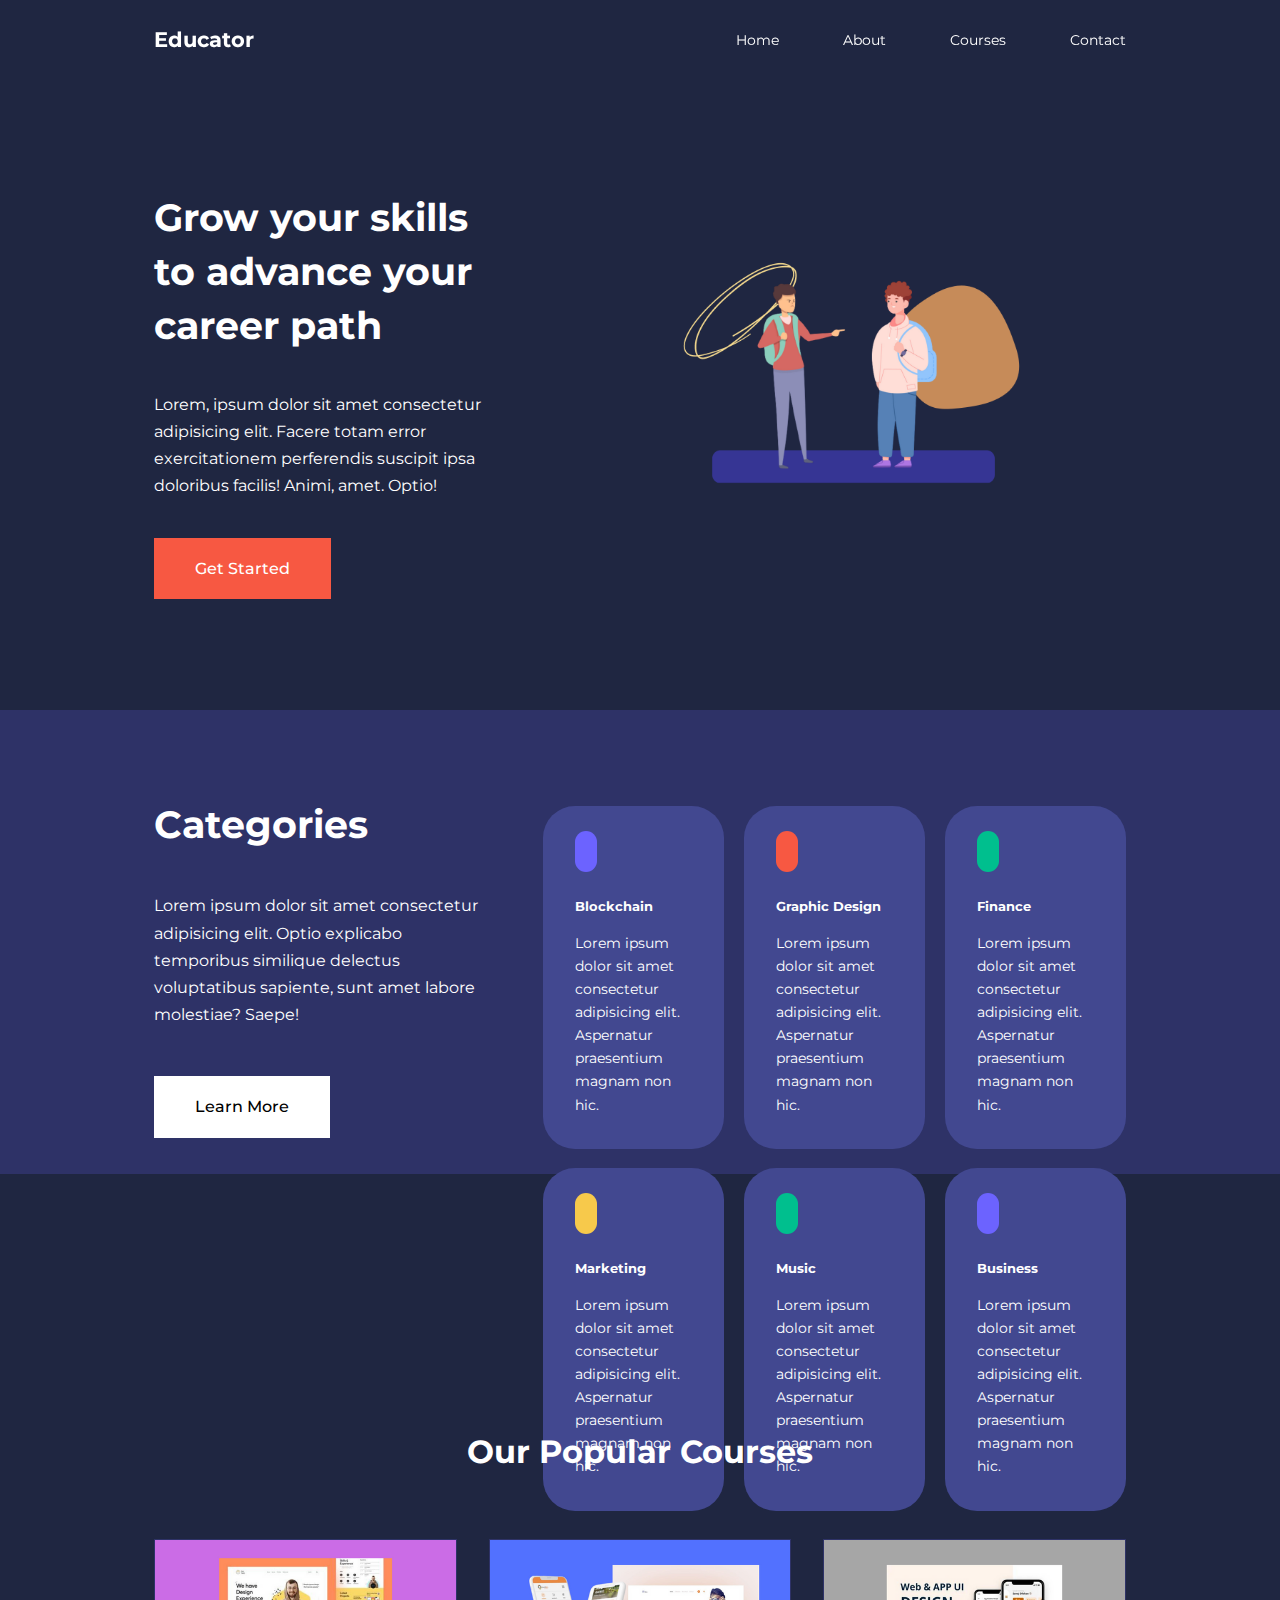
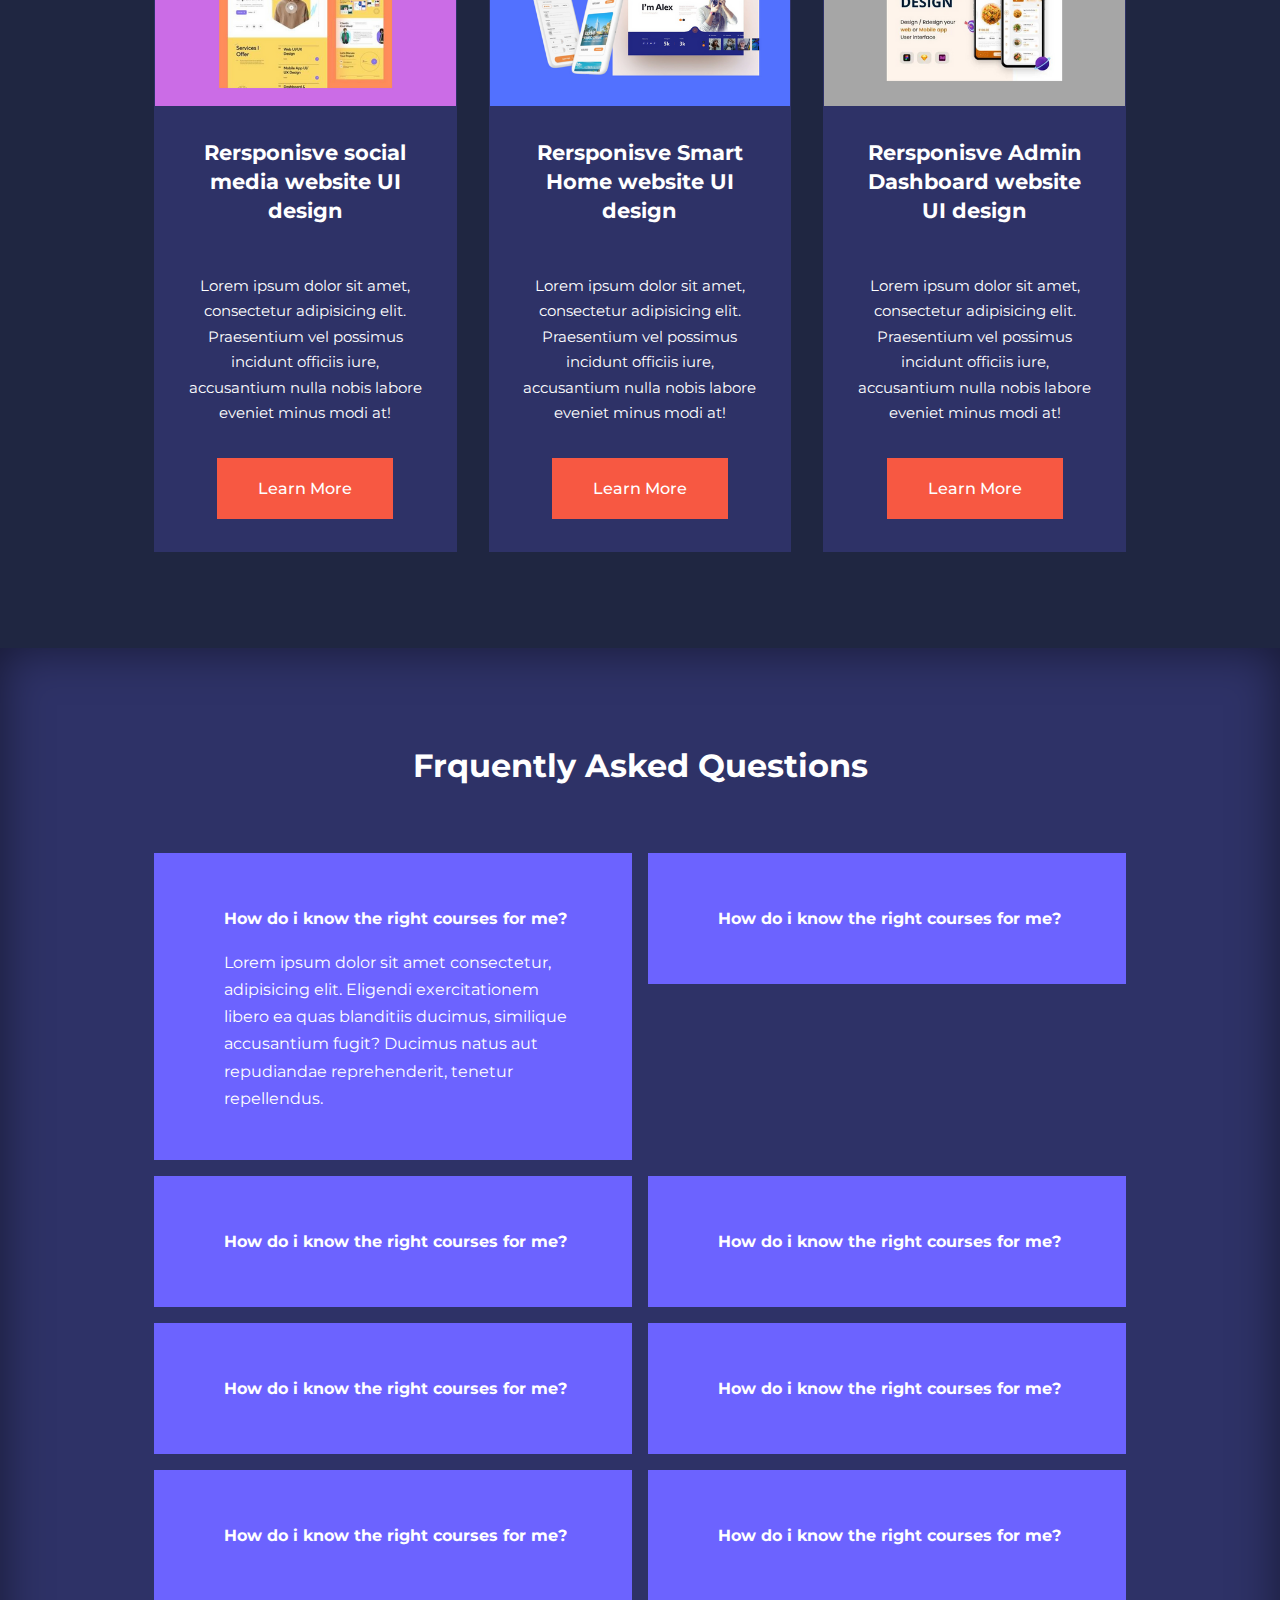
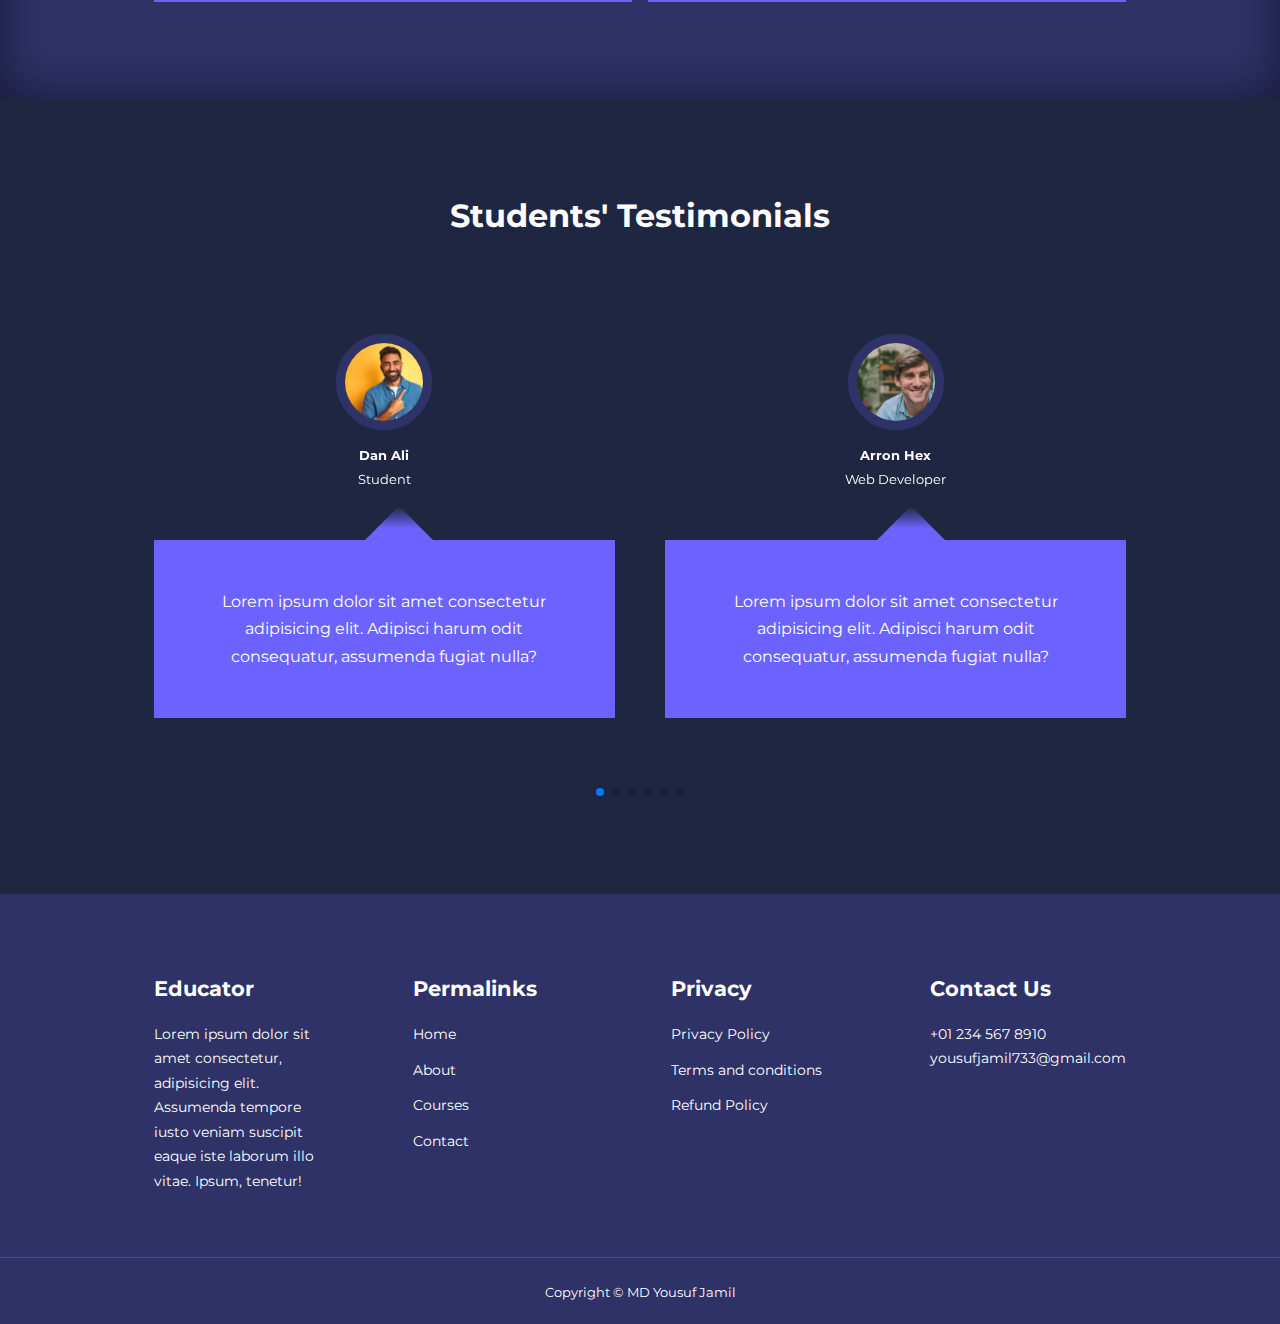
<file: index.html>
<!DOCTYPE html>
<html lang="en">
<head>
    <meta charset="UTF-8">
    <meta http-equiv="X-UA-Compatible" content="IE=edge">


    <meta content="width=device-width, initial-scale=1" name="viewport" />

    <title>Responsive Multipage Education Website Using HTML,CSS & JavaScript</title>


        <!-- Font family Links-->
        <link rel="preconnect" href="https://fonts.googleapis.com"><link rel="preconnect" href="https://fonts.gstatic.com" crossorigin>

        <!-- Font weight  -->
        
        <link href="https://fonts.googleapis.com/css2?family=Montserrat:wght@300;400;700;900&display=swap" rel="stylesheet">

        <!-- icon scout cdn link  -->
        <link rel="stylesheet" href="https://unicons.iconscout.com/release/v4.0.0/css/line.css">

        <!-- swiper css  -->
        <link rel="stylesheet" href="https://cdn.jsdelivr.net/npm/swiper@8/swiper-bundle.min.css"/>

        <!-- Css links -->
        <link rel="stylesheet" href="./css/style.css">
        <link rel="stylesheet" href="./css/responsive.css">
</head>
<body>
    <nav>
        <div class="container nav__container">
            <a href="index.html"><h4>Educator</h4></a>
            <ul class="nav__menu">
                <li><a href="index.html">Home</a></li>
                <li><a href="about.html">About</a></li>
                <li><a href="courses.html">Courses</a></li>
                <li><a href="contact.html">Contact</a></li>
            </ul>
            <button  id="open-menu-btn" title="open"><i class="uil uil-bars"></i></button>
            <button id="close-menu-btn"  title="close"><i class="uil uil-multiply"></i></button>
        </div>
       </nav>
 <!-- ==================== End OF Nav Bar  
======================================================-->
<header>
    <div class="container header__container">
        <div class="header__left">
            <h1>Grow your skills to advance your career path</h1>
            <p class="my-1">Lorem, ipsum dolor sit amet consectetur adipisicing elit. Facere totam error exercitationem perferendis suscipit ipsa doloribus facilis! Animi, amet. Optio!</p>
            <a href="courses.html" class="btn btn-primary">Get Started</a>
        </div>
        <div class="header__right">
            <div class="header__right-image">
                <img src="./images/Hero__BG.png" alt="Hero Image">
            </div>
        </div>

    </div>
</header>

 <!-- ==================== End OF Header
======================================================-->
<section class="categories"> 
     <div class="container categories__container">
        <div class="categories_left">
            <h1>Categories</h1>
            <p>Lorem ipsum dolor sit amet consectetur adipisicing elit. Optio explicabo temporibus similique delectus voluptatibus sapiente, sunt amet labore molestiae? Saepe!</p>
            <a href="#" class="btn">Learn More</a>
        </div>
        <div class="categories_right">

            <!-- 1  -->
            <article class="category">
                <span class="category__icon"><i class="uil uil-bitcoin-circle"></i></span>
                <h5>Blockchain</h5>
                <p>Lorem ipsum dolor sit amet consectetur adipisicing elit. Aspernatur praesentium magnam non hic.</p>
            </article>

             <!-- 2 -->
             <article class="category">
                <span class="category__icon"><i class="uil uil-palette"></i></span>
                <h5>Graphic Design</h5>
                <p>Lorem ipsum dolor sit amet consectetur adipisicing elit. Aspernatur praesentium magnam non hic.</p>
            </article>
               <!-- 3 -->
               <article class="category">
                <span class="category__icon"><i class="uil uil-usd-circle"></i></span>
                <h5>Finance</h5>
                <p>Lorem ipsum dolor sit amet consectetur adipisicing elit. Aspernatur praesentium magnam non hic.</p>
            </article>
             <!-- 4 -->
             <article class="category">
                <span class="category__icon"><i class="uil uil-megaphone"></i></span>
                <h5>Marketing</h5>
                <p>Lorem ipsum dolor sit amet consectetur adipisicing elit. Aspernatur praesentium magnam non hic.</p>
            </article>

               <!-- 5 -->
               <article class="category">
                <span class="category__icon"><i class="uil uil-music"></i></span>
                <h5>Music</h5>
                <p>Lorem ipsum dolor sit amet consectetur adipisicing elit. Aspernatur praesentium magnam non hic.</p>
            </article>

              <!-- 6 -->
              <article class="category">
                <span class="category__icon"><i class="uil uil-puzzle-piece"></i></span>
                <h5>Business</h5>
                <p>Lorem ipsum dolor sit amet consectetur adipisicing elit. Aspernatur praesentium magnam non hic.</p>
            </article>
        </div>
     </div>
</section>

 <!-- ==================== End OF Category
======================================================-->
<section class="courses">
    <h2>Our Popular Courses</h2>
    <div class="container courses__container">
        <!-- 1 -->
        <article class="course">
                <div class="course__image">
                <img src="./images/course 1.png" alt="">
                </div>
                <div class="course__info">
                <h4>Rersponisve social media website UI design</h4>
                <p>Lorem ipsum dolor sit amet, consectetur adipisicing elit. Praesentium vel possimus incidunt officiis iure, accusantium nulla nobis labore eveniet minus modi at!</p>
                <a href="courses.html" class="btn btn-primary">Learn More</a>
                </div>
        </article>
        <!-- 2  -->
            <article class="course">
                    <div class="course__image">
                        <img src="./images/course2.png" alt="">
                    </div>

                    <div class="course__info">
                    <h4>Rersponisve Smart Home website UI design</h4>
                    <p>Lorem ipsum dolor sit amet, consectetur adipisicing elit. Praesentium vel possimus incidunt officiis iure, accusantium nulla nobis labore eveniet minus modi at!</p>
                    <a href="courses.html" class="btn btn-primary">Learn More</a>
                    </div>
            </article>
<!-- 3 -->
        <article class="course">
                <div class="course__image">
                    <img src="./images/course 3.png" alt="">
                </div>

                <div class="course__info">
                <h4>Rersponisve Admin Dashboard website UI design</h4>
                <p>Lorem ipsum dolor sit amet, consectetur adipisicing elit. Praesentium vel possimus incidunt officiis iure, accusantium nulla nobis labore eveniet minus modi at!</p>
                <a href="courses.html" class="btn btn-primary">Learn More</a>
                </div>
        </article>
    </div>
</section>


 <!-- ==================== End OF Courses
======================================================-->


<section class="faqs">
    <h2>Frquently Asked Questions</h2>
    <div class="container faqs__container">
        <!-- 1  -->
        <article class="faq open ">
            <div class="faq__icon">
                <i class="uil uil-plus"></i>
            </div>
            <div class="question__answer">
                <h4>How do i know the right courses for me?</h4>
                <p>Lorem ipsum dolor sit amet consectetur, adipisicing elit. Eligendi exercitationem libero ea quas blanditiis ducimus, similique accusantium fugit? Ducimus natus aut repudiandae reprehenderit, tenetur repellendus.</p>
            </div>
        </article>
          <!-- 2  -->
          <article class="faq">
            <div class="faq__icon">
                <i class="uil uil-plus"></i>
            </div>
            <div class="question__answer">
                <h4>How do i know the right courses for me?</h4>
                <p>Lorem ipsum dolor sit amet consectetur, adipisicing elit. Eligendi exercitationem libero ea quas blanditiis ducimus, similique accusantium fugit? Ducimus natus aut repudiandae reprehenderit, tenetur repellendus.</p>
            </div>
        </article>
          <!-- 3  -->
          <article class="faq">
            <div class="faq__icon">
                <i class="uil uil-plus"></i>
            </div>
            <div class="question__answer">
                <h4>How do i know the right courses for me?</h4>
                <p>Lorem ipsum dolor sit amet consectetur, adipisicing elit. Eligendi exercitationem libero ea quas blanditiis ducimus, similique accusantium fugit? Ducimus natus aut repudiandae reprehenderit, tenetur repellendus.</p>
            </div>
        </article>
          <!-- 4  -->
          <article class="faq">
            <div class="faq__icon">
                <i class="uil uil-plus"></i>
            </div>
            <div class="question__answer">
                <h4>How do i know the right courses for me?</h4>
                <p>Lorem ipsum dolor sit amet consectetur, adipisicing elit. Eligendi exercitationem libero ea quas blanditiis ducimus, similique accusantium fugit? Ducimus natus aut repudiandae reprehenderit, tenetur repellendus.</p>
            </div>
        </article>
          <!-- 5  -->
          <article class="faq">
            <div class="faq__icon">
                <i class="uil uil-plus"></i>
            </div>
            <div class="question__answer">
                <h4>How do i know the right courses for me?</h4>
                <p>Lorem ipsum dolor sit amet consectetur, adipisicing elit. Eligendi exercitationem libero ea quas blanditiis ducimus, similique accusantium fugit? Ducimus natus aut repudiandae reprehenderit, tenetur repellendus.</p>
            </div>
        </article>

          <!-- 6  -->
          <article class="faq ">
            <div class="faq__icon">
                <i class="uil uil-plus"></i>
            </div>
            <div class="question__answer">
                <h4>How do i know the right courses for me?</h4>
                <p>Lorem ipsum dolor sit amet consectetur, adipisicing elit. Eligendi exercitationem libero ea quas blanditiis ducimus, similique accusantium fugit? Ducimus natus aut repudiandae reprehenderit, tenetur repellendus.</p>
            </div>
        </article>
          <!-- 7  -->
          <article class="faq ">
            <div class="faq__icon">
                <i class="uil uil-plus"></i>
            </div>
            <div class="question__answer">
                <h4>How do i know the right courses for me?</h4>
                <p>Lorem ipsum dolor sit amet consectetur, adipisicing elit. Eligendi exercitationem libero ea quas blanditiis ducimus, similique accusantium fugit? Ducimus natus aut repudiandae reprehenderit, tenetur repellendus.</p>
            </div>
        </article>
          <!-- 8  -->
          <article class="faq ">
            <div class="faq__icon">
                <i class="uil uil-plus"></i>
            </div>
            <div class="question__answer">
                <h4>How do i know the right courses for me?</h4>
                <p>Lorem ipsum dolor sit amet consectetur, adipisicing elit. Eligendi exercitationem libero ea quas blanditiis ducimus, similique accusantium fugit? Ducimus natus aut repudiandae reprehenderit, tenetur repellendus.</p>
            </div>
        </article>
    </div>
</section>
 <!-- ==================== End OF FAQ
======================================================-->
 
<section class="container testimonials__container mySwiper">
    <h2>Students' Testimonials</h2>
    <div class="swiper-wrapper">
        <!-- 1  -->
        <article class="testimonial swiper-slide">
                   <div class="avatar">
                    <img src="./images/ALi.jpg" alt="">
                   </div>
                   <div class="testimonial__info">
                     <h5>Dan Ali</h5>
                     <small>Student</small>
                   </div>
                   <div class="testimonial__body">
                    <p>Lorem ipsum dolor sit amet consectetur adipisicing elit. Adipisci harum odit consequatur, assumenda fugiat nulla?</p>
                  </div>
        </article>

            <!-- 2  -->
                <article class="testimonial swiper-slide">
                        <div class="avatar">
                        <img src="./images/Arron.jpg" alt="">
                        </div>
                        <div class="testimonial__info">
                        <h5>Arron Hex</h5>
                        <small>Web Developer</small>
                        </div>
                        <div class="testimonial__body">
                        <p>Lorem ipsum dolor sit amet consectetur adipisicing elit. Adipisci harum odit consequatur, assumenda fugiat nulla?</p>
                        </div>
                </article>

                <!-- 3  -->
                <article class="testimonial swiper-slide">
                    <div class="avatar">
                    <img src="./images/Beck.jpg" alt="">
                    </div>
                    <div class="testimonial__info">
                    <h5>Back Den</h5>
                    <small>UI/UX Designer</small>
                    </div>
                    <div class="testimonial__body">
                    <p>Lorem ipsum dolor sit amet consectetur adipisicing elit. Adipisci harum odit consequatur, assumenda fugiat nulla?</p>
                    </div>
            </article>

                    <!-- 4  -->
                    <article class="testimonial swiper-slide">
                            <div class="avatar">
                            <img src="./images/Ceallo pata.jpg" alt="">
                            </div>
                            <div class="testimonial__info">
                            <h5>Ceallo pata</h5>
                            <small>Graphic Designer </small>
                            </div>
                            <div class="testimonial__body">
                            <p>Lorem ipsum dolor sit amet consectetur adipisicing elit. Adipisci harum odit consequatur, assumenda fugiat nulla?</p>
                            </div>
                    </article>
                      <!-- 5  -->
                      <article class="testimonial swiper-slide">
                        <div class="avatar">
                        <img src="./images/Cabin.webp" alt="">
                        </div>
                        <div class="testimonial__info">
                        <h5>Cabin Ann</h5>
                        <small> Human Resource  </small>
                        </div>
                        <div class="testimonial__body">
                        <p>Lorem ipsum dolor sit amet consectetur adipisicing elit. Adipisci harum odit consequatur, assumenda fugiat nulla?</p>
                        </div>
                </article>
                   <!-- 6  -->
                   <article class="testimonial swiper-slide">
                    <div class="avatar">
                    <img src="./images/Carlo.jpg" alt="">
                    </div>
                    <div class="testimonial__info">
                    <h5>Carlo Lex</h5>
                    <small>Manager  </small>
                    </div>
                    <div class="testimonial__body">
                    <p>Lorem ipsum dolor sit amet consectetur adipisicing elit. Adipisci harum odit consequatur, assumenda fugiat nulla?</p>
                    </div>
            </article>
        </div>
        <div class="swiper-pagination"></div>
</section>


 <!-- ==================== End OF Testimonial
======================================================-->

<footer>
    <div class="container footer__container">
         
        <div class="footer__1">
            <a href="index.html" class="footer__logo"><h4>Educator</h4></a>
            <p>Lorem ipsum dolor sit amet consectetur, adipisicing elit. Assumenda tempore iusto veniam suscipit eaque iste laborum illo vitae. Ipsum, tenetur!</p>
         </div>

         <div class="footer__2">
            <h4>Permalinks</h4>
            <ul class="permalinks">
                <li><a href="index.html">Home</a></li>
                <li><a href="about.html">About</a></li>
                <li><a href="courses.html">Courses</a></li>
                <li><a href="contact.html">Contact</a></li>
            </ul>
         </div>

         <div class="footer__3">
            <h4>Privacy</h4>
            <ul class="privacy">
             <li><a href="#">Privacy Policy</a></li>
             <li><a href="#">Terms and conditions</a></li>
             <li><a href="#">Refund Policy</a></li>
            </ul>
         </div>
         <div class="footer__4">
            <h4>Contact Us</h4>
          <div>
            <p>+01 234 567 8910</p>
            <p>yousufjamil733@gmail.com</p>
          </div>
      
          <ul class="footer__socials">
            <li><a title="facebook" href="#"><i class="uil uil-facebook-f"></i></a></li>
            <li><a title="Twitter" href="#"><i class="uil uil-twitter"></i></a></li>
            <li><a title="Instagram" href="#"><i class="uil uil-instagram"></i></a></li>
            <li><a title="Linkedin" href="#"><i class="uil uil-linkedin"></i></a></li>
          </ul>
        </div>
       
    </div>
    <div class="footer__copyright">
        <small>Copyright &copy; MD Yousuf Jamil</small>
     </div>
</footer>

<script src="https://cdn.jsdelivr.net/npm/swiper@8/swiper-bundle.min.js"></script>
<script src="./main.js"></script>
<!-- <script>
   
</script> -->
</body>
</html>
</file>
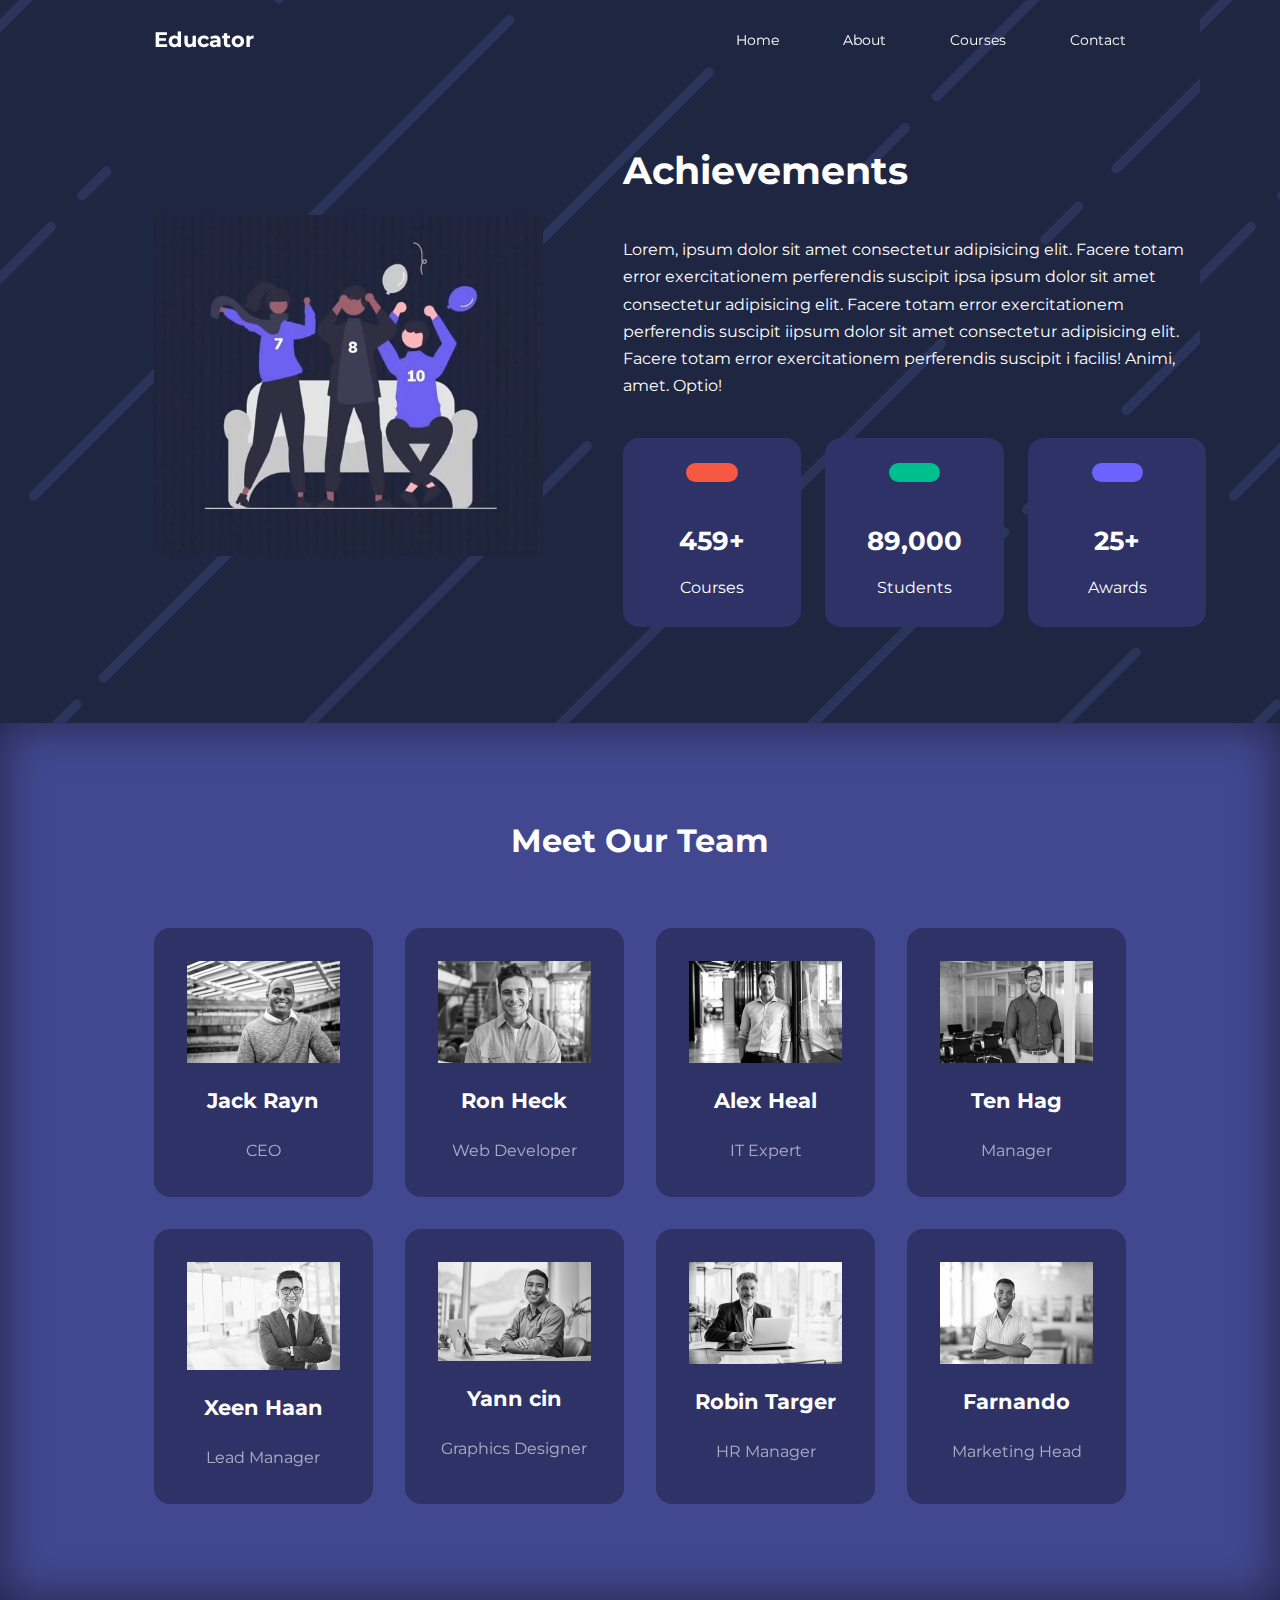
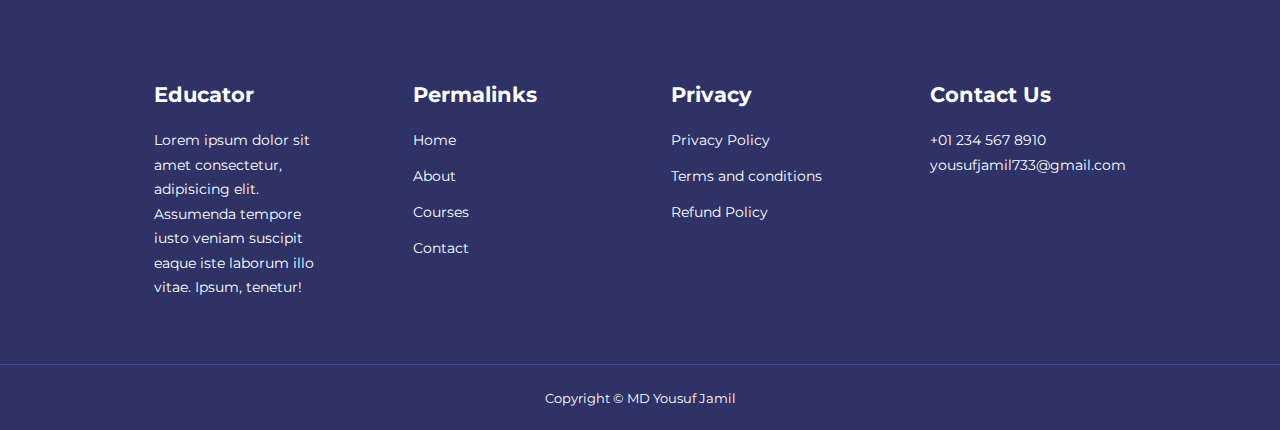
<file: about.html>
<!DOCTYPE html>
<html lang="en">
<head>
    <meta charset="UTF-8">
    <meta http-equiv="X-UA-Compatible" content="IE=edge">


    <meta content="width=device-width, initial-scale=1" name="viewport" />

    <title>Responsive Multipage Education Website Using HTML,CSS & JavaScript</title>


        <!-- Font family Links-->
        <link rel="preconnect" href="https://fonts.googleapis.com"><link rel="preconnect" href="https://fonts.gstatic.com" crossorigin>

        <!-- Font weight  -->
        
        <link href="https://fonts.googleapis.com/css2?family=Montserrat:wght@300;400;700;900&display=swap" rel="stylesheet">

        <!-- icon scout cdn link  -->
        <link rel="stylesheet" href="https://unicons.iconscout.com/release/v4.0.0/css/line.css">

        <!-- swiper css  -->
        <link rel="stylesheet" href="https://cdn.jsdelivr.net/npm/swiper@8/swiper-bundle.min.css"/>

        <!-- Css links -->

  
        <link rel="stylesheet" href="./css/style.css">
        <link rel="stylesheet" href="./css/about.css">
        <link rel="stylesheet" href="./css/responsive.css">
</head>
<body>
       <nav>
        <div class="container nav__container">
            <a href="index.html"><h4>Educator</h4></a>
            <ul class="nav__menu">
                <li><a href="index.html">Home</a></li>
                <li><a href="about.html">About</a></li>
                <li><a href="courses.html">Courses</a></li>
                <li><a href="contact.html">Contact</a></li>
            </ul>
            <button  id="open-menu-btn" title="open"><i class="uil uil-bars"></i></button>
            <button id="close-menu-btn"  title="close"><i class="uil uil-multiply"></i></button>
        </div>
       </nav>
 <!-- ==================== End OF Nav Bar  
======================================================-->

<section class="about__achievements">
<div class="container achievement__container">
  <div class="achievement__left">
<img src="./images/acchivment.JPG" alt="">
  </div>
  <div class="achievement__right">
    <h1>Achievements</h1>
    <p class="my-1">Lorem, ipsum dolor sit amet consectetur adipisicing elit. Facere totam error exercitationem perferendis suscipit ipsa ipsum dolor sit amet consectetur adipisicing elit. Facere totam error exercitationem perferendis suscipit iipsum dolor sit amet consectetur adipisicing elit. Facere totam error exercitationem perferendis suscipit i facilis! Animi, amet. Optio!</p>
    <div class="achievement__cards">
      <article class="achievements__card">
        <span class="achievement__icon">
          <i class="uil uil-video"></i>
        </span>
        <h3>459+</h3>
        <p>Courses</p>
      </article>
      <article class="achievements__card">
        <span class="achievement__icon">
          <i class="uil uil-users-alt"></i>
        </span>
        <h3>89,000</h3>
        <p>Students</p>
      </article>
      <article class="achievements__card">
        <span class="achievement__icon">
          <i class="uil uil-trophy"></i>
        </span>
        <h3>25+</h3>
        <p>Awards</p>
      </article>
    </div>
  </div>
</div>
</section>

 <!-- ==================== End OF Achievemnets 
======================================================-->

<section class="team" >
  <h2>Meet Our Team</h2>
<div class="container team__container">

  <!-- 1  -->
  <article class="team__member ">
      <div class="team__img">
        <img src="./images/testimonials/test 1.jpg" alt="jack">
      </div>
      <div class="team__info">
        <h4>Jack Rayn</h4>
        <p>CEO</p>
      </div>
      <div class="team__social">
        <a title="Twitter" href="#"><i class="uil uil-twitter"></i></a>
        <a title="Instagram" href="#"><i class="uil uil-instagram"></i></a>
        <a title="Linkedin" href="#"><i class="uil uil-linkedin"></i></a>
      </div>
  
     
  </article>
  <!-- 2  -->
  <article class="team__member ">
    <div class="team__img">
      <img src="./images/testimonials/test 2.jpg" alt="Ron">
    </div>
    <div class="team__info">
      <h4>Ron Heck</h4>
      <p>Web Developer</p>
    </div>

    <div class="team__social">
      <a title="Twitter" href="#"><i class="uil uil-twitter"></i></a>
      <a title="Instagram" href="#"><i class="uil uil-instagram"></i></a>
      <a title="Linkedin" href="#"><i class="uil uil-linkedin"></i></a>
    </div>

</article>
 <!-- 3  -->
 <article class="team__member">
  <div class="team__img">
    <img src="./images/testimonials/test 3.jpg" alt="Alex">
  </div>
  <div class="team__info">
    <h4>Alex Heal</h4>
    <p>IT Expert</p>
  </div>
  <div class="team__social">
    <a title="Twitter" href="#"><i class="uil uil-twitter"></i></a>
    <a title="Instagram" href="#"><i class="uil uil-instagram"></i></a>
    <a title="Linkedin" href="#"><i class="uil uil-linkedin"></i></a>
  </div>
</article>

 <!-- 4  -->
 <article class="team__member">
  <div class="team__img">
    <img src="./images/testimonials/test 4.jpg" alt="Ten">
  </div>
  <div class="team__info">
    <h4>Ten Hag</h4>
    <p>Manager</p>
  </div>
  <div class="team__social">
    <a title="Twitter" href="#"><i class="uil uil-twitter"></i></a>
    <a title="Instagram" href="#"><i class="uil uil-instagram"></i></a>
    <a title="Linkedin" href="#"><i class="uil uil-linkedin"></i></a>
  </div>
</article>

 <!-- 5 -->
 <article class="team__member">
  <div class="team__img">
    <img src="./images/testimonials/test 5.jpeg" alt="Xeen">
  </div>
  <div class="team__info">
    <h4>Xeen Haan</h4>
    <p>Lead Manager</p>
  </div>
  <div class="team__social">
    <a title="Twitter" href="#"><i class="uil uil-twitter"></i></a>
    <a title="Instagram" href="#"><i class="uil uil-instagram"></i></a>
    <a title="Linkedin" href="#"><i class="uil uil-linkedin"></i></a>
  </div>
</article>

 <!-- 6 -->
 <article class="team__member">
  <div class="team__img">
    <img src="./images/testimonials/test 6.jpg" alt="Yann">
  </div>
  <div class="team__info">
    <h4>Yann cin</h4>
    <p>Graphics Designer</p>
  </div>
  <div class="team__social">
    <a title="Twitter" href="#"><i class="uil uil-twitter"></i></a>
    <a title="Instagram" href="#"><i class="uil uil-instagram"></i></a>
    <a title="Linkedin" href="#"><i class="uil uil-linkedin"></i></a>
  </div>
</article>

   <!-- 7 -->
 <article class="team__member">
  <div class="team__img">
    <img src="./images/testimonials/test 7.jpg" alt="Robin">
  </div>
  <div class="team__info">
    <h4>Robin Targer </h4>
    <p>HR Manager</p>
  </div>
  <div class="team__social">
    <a title="Twitter" href="#"><i class="uil uil-twitter"></i></a>
    <a title="Instagram" href="#"><i class="uil uil-instagram"></i></a>
    <a title="Linkedin" href="#"><i class="uil uil-linkedin"></i></a>
  </div>
</article>
   <!-- 8 -->
   <article class="team__member">
    <div class="team__img">
      <img src="./images/testimonials/test 8.jpg" alt="Farnando">
    </div>
    <div class="team__info">
      <h4>Farnando </h4>
      <p>Marketing Head</p>
    </div>
    <div class="team__social">
      <a title="Twitter" href="#"><i class="uil uil-twitter"></i></a>
      <a title="Instagram" href="#"><i class="uil uil-instagram"></i></a>
      <a title="Linkedin" href="#"><i class="uil uil-linkedin"></i></a>
    </div>
  </article>
</div>
</section>





<footer>
<div class="container footer__container">
     
    <div class="footer__1">
        <a href="index.html" class="footer__logo"><h4>Educator</h4></a>
        <p>Lorem ipsum dolor sit amet consectetur, adipisicing elit. Assumenda tempore iusto veniam suscipit eaque iste laborum illo vitae. Ipsum, tenetur!</p>
     </div>

     <div class="footer__2">
        <h4>Permalinks</h4>
        <ul class="permalinks">
            <li><a href="index.html">Home</a></li>
            <li><a href="about.html">About</a></li>
            <li><a href="courses.html">Courses</a></li>
            <li><a href="contact.html">Contact</a></li>
        </ul>
     </div>

     <div class="footer__3">
        <h4>Privacy</h4>
        <ul class="privacy">
         <li><a href="#">Privacy Policy</a></li>
         <li><a href="#">Terms and conditions</a></li>
         <li><a href="#">Refund Policy</a></li>
        </ul>
     </div>
     <div class="footer__4">
        <h4>Contact Us</h4>
      <div>
        <p>+01 234 567 8910</p>
        <p>yousufjamil733@gmail.com</p>
      </div>
  
      <ul class="footer__socials">
        <li><a title="facebook" href="#"><i class="uil uil-facebook-f"></i></a></li>
        <li><a title="Twitter" href="#"><i class="uil uil-twitter"></i></a></li>
        <li><a title="Instagram" href="#"><i class="uil uil-instagram"></i></a></li>
        <li><a title="Linkedin" href="#"><i class="uil uil-linkedin"></i></a></li>
      </ul>
    </div>
   
</div>
<div class="footer__copyright">
    <small>Copyright &copy; MD Yousuf Jamil</small>
 </div>
</footer>









<script src="./main.js"></script>

</body>
</html>
</file>
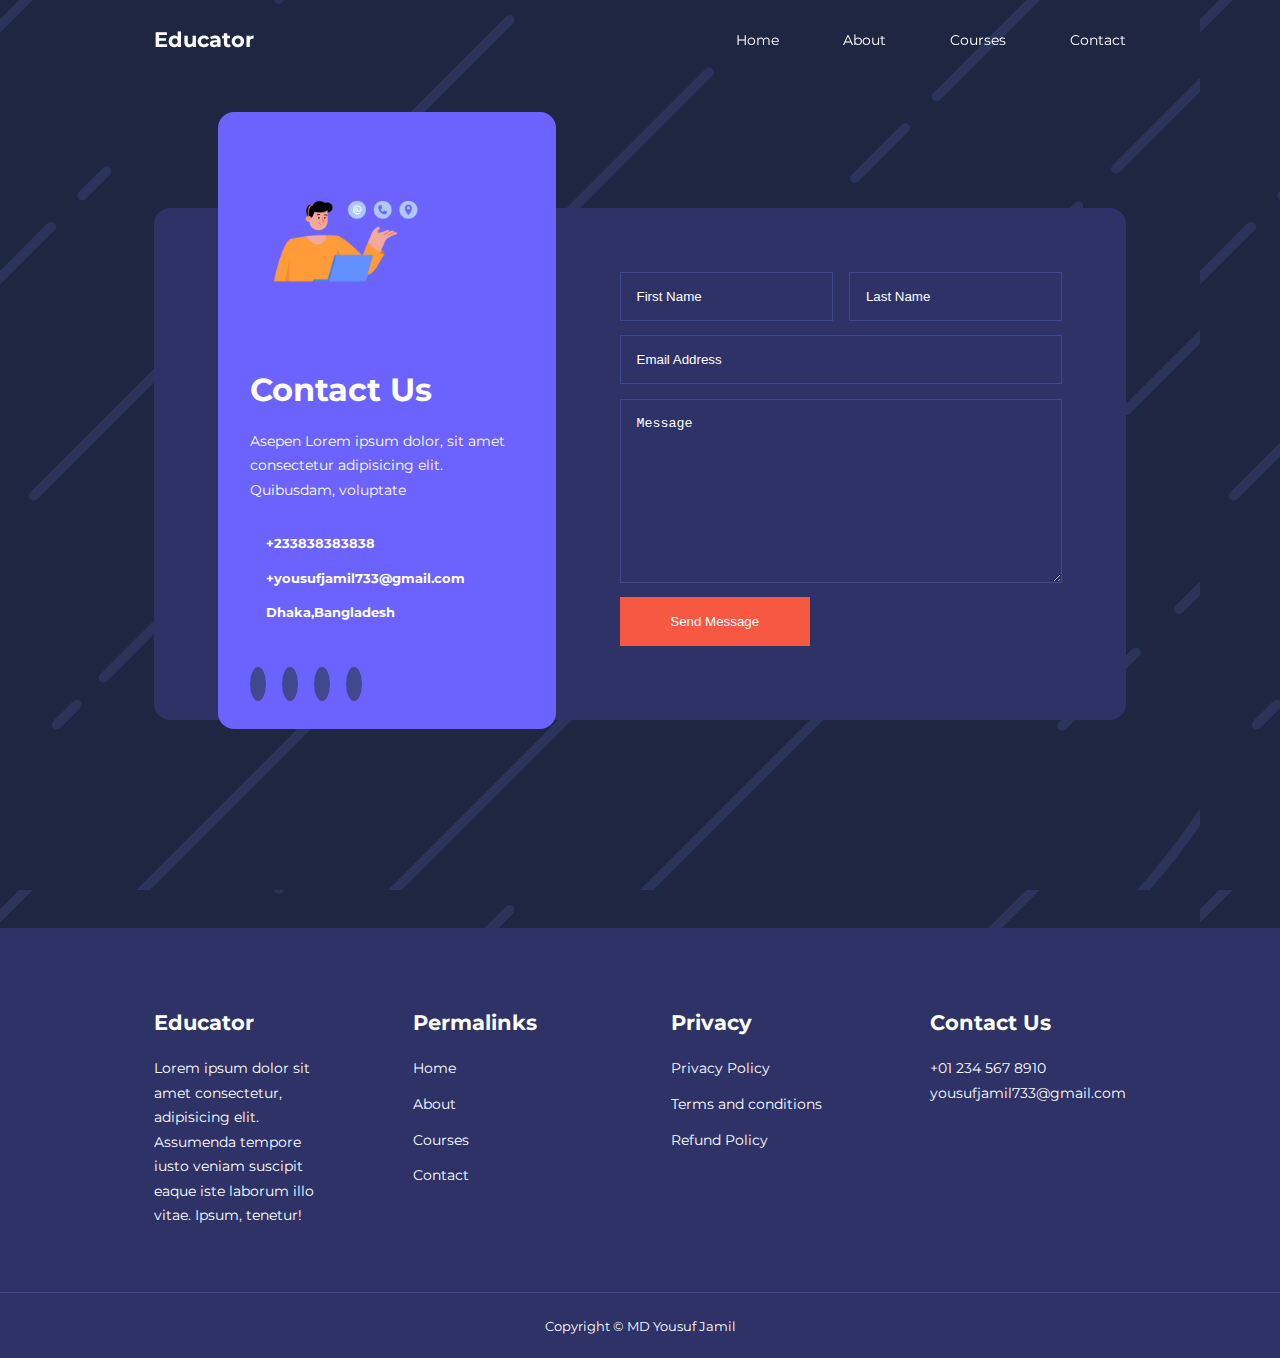
<file: contact.html>
<!DOCTYPE html>
<html lang="en">
<head>
    <meta charset="UTF-8">
    <meta http-equiv="X-UA-Compatible" content="IE=edge">


    <meta content="width=device-width, initial-scale=1" name="viewport" />

    <title>Responsive Multipage Education Website Using HTML,CSS & JavaScript</title>


        <!-- Font family Links-->
        <link rel="preconnect" href="https://fonts.googleapis.com"><link rel="preconnect" href="https://fonts.gstatic.com" crossorigin>

        <!-- Font weight  -->
        
        <link href="https://fonts.googleapis.com/css2?family=Montserrat:wght@300;400;700;900&display=swap" rel="stylesheet">

        <!-- icon scout cdn link  -->
        <link rel="stylesheet" href="https://unicons.iconscout.com/release/v4.0.0/css/line.css">

        <!-- swiper css  -->
        <link rel="stylesheet" href="https://cdn.jsdelivr.net/npm/swiper@8/swiper-bundle.min.css"/>

        <!-- Css links -->

  
        <link rel="stylesheet" href="./css/style.css">
        <link rel="stylesheet" href="./css/responsive.css">
        <link rel="stylesheet" href="./css/contact.css">
      
</head>
<body>
       <nav>
        <div class="container nav__container">
            <a href="index.html"><h4>Educator</h4></a>
            <ul class="nav__menu">
                <li><a href="index.html">Home</a></li>
                <li><a href="about.html">About</a></li>
                <li><a href="courses.html">Courses</a></li>
                <li><a href="contact.html">Contact</a></li>
            </ul>
            <button  id="open-menu-btn" title="open"><i class="uil uil-bars"></i></button>
            <button id="close-menu-btn"  title="close"><i class="uil uil-multiply"></i></button>
        </div>
       </nav>
 <!-- ==================== End OF Nav Bar  
======================================================-->
<section class="contact">
    <div class="container contact__container">
        <aside class="contact__aside">
        <div class="aside__image">
                <img src="./images/www.png" alt="">
        </div>
        <h2>Contact Us</h2>
        <p>
            Asepen Lorem ipsum dolor, sit amet consectetur adipisicing elit. Quibusdam, voluptate
        </p>
        <ul class="contact__details">
             <li>
                <i class="uil uil-phone-times"></i>
                <h5>+233838383838</h5>
            </li>
            <li>
                <i class="uil uil-envelope"></i>
                <h5>+yousufjamil733@gmail.com</h5>
            </li>
            <li>
                <i class="uil uil-location-point"></i>
                <h5>Dhaka,Bangladesh </h5>
            </li>
        </ul>
        <ul class="contact__socials">
            <li><a title="facebook" href="#"><i class="uil uil-facebook-f"></i></a></li>
            <li><a title="Twitter" href="#"><i class="uil uil-twitter"></i></a></li>
            <li><a title="Instagram" href="#"><i class="uil uil-instagram"></i></a></li>
            <li><a title="Linkedin" href="#"><i class="uil uil-linkedin"></i></a></li>
          </ul>
        </aside>

        <form action="https://formspree.io/f/mknanlgw" method="POST" class="contact__form">
              <div class="form__name">
                <input type="text" name="Frist Name" placeholder="First Name" required>
                <input type="text" name="Last Name" placeholder="Last Name" required>
            
              </div>
              <input type="email" name="Email" placeholder="Email Address" required>
           <textarea name="Message" placeholder="Message"   rows="10"></textarea>
              <button type="submit" class="btn btn-primary">Send Message</button>
        </form>
    </div>
</section>
 <!-- ==================== End OF Courses
======================================================-->
<footer>
<div class="container footer__container">
     
    <div class="footer__1">
        <a href="index.html" class="footer__logo"><h4>Educator</h4></a>
        <p>Lorem ipsum dolor sit amet consectetur, adipisicing elit. Assumenda tempore iusto veniam suscipit eaque iste laborum illo vitae. Ipsum, tenetur!</p>
     </div>

     <div class="footer__2">
        <h4>Permalinks</h4>
        <ul class="permalinks">
            <li><a href="index.html">Home</a></li>
            <li><a href="about.html">About</a></li>
            <li><a href="courses.html">Courses</a></li>
            <li><a href="contact.html">Contact</a></li>
        </ul>
     </div>

     <div class="footer__3">
        <h4>Privacy</h4>
        <ul class="privacy">
         <li><a href="#">Privacy Policy</a></li>
         <li><a href="#">Terms and conditions</a></li>
         <li><a href="#">Refund Policy</a></li>
        </ul>
     </div>
     <div class="footer__4">
        <h4>Contact Us</h4>
      <div>
        <p>+01 234 567 8910</p>
        <p>yousufjamil733@gmail.com</p>
      </div>
  
      <ul class="footer__socials">
        <li><a title="facebook" href="#"><i class="uil uil-facebook-f"></i></a></li>
        <li><a title="Twitter" href="#"><i class="uil uil-twitter"></i></a></li>
        <li><a title="Instagram" href="#"><i class="uil uil-instagram"></i></a></li>
        <li><a title="Linkedin" href="#"><i class="uil uil-linkedin"></i></a></li>
      </ul>
    </div>
   
</div>
<div class="footer__copyright">
    <small>Copyright &copy; MD Yousuf Jamil</small>
 </div>
</footer>

<script src="./main.js"></script>
</body>
</html>
</file>
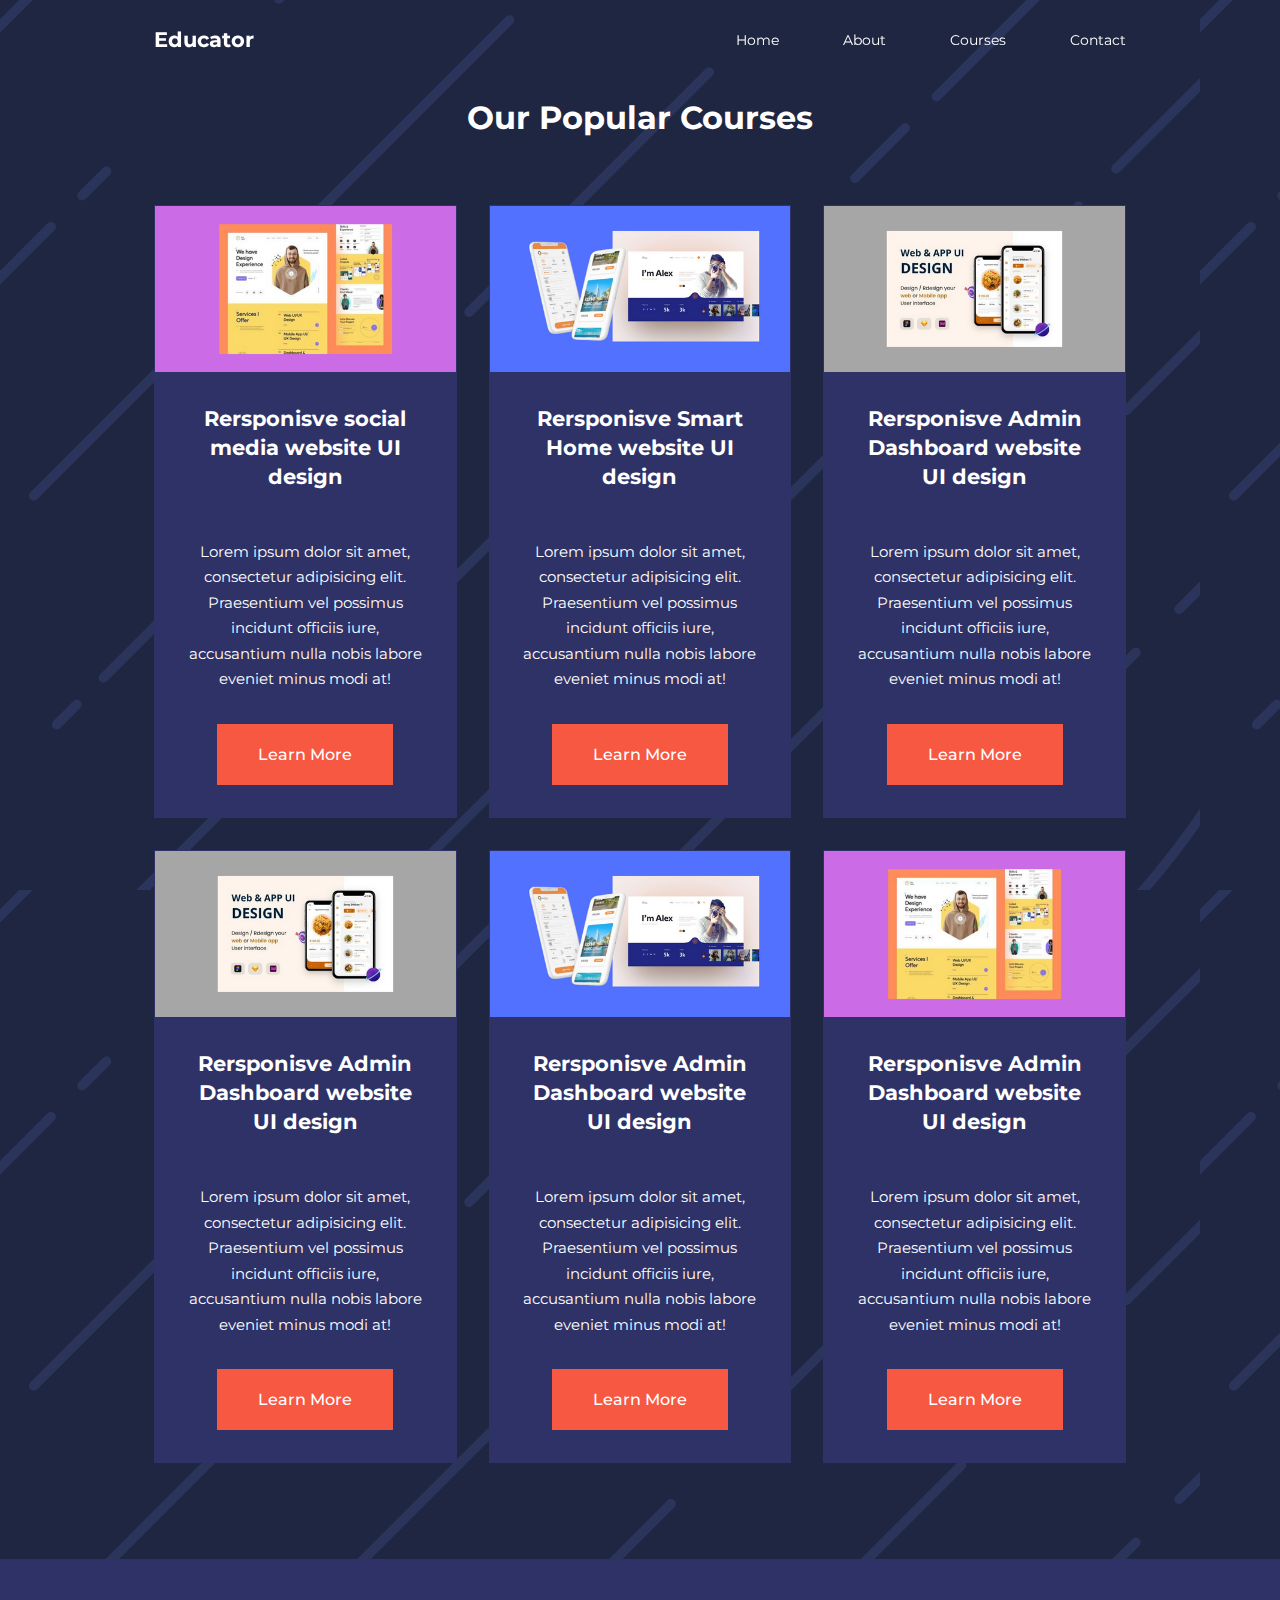
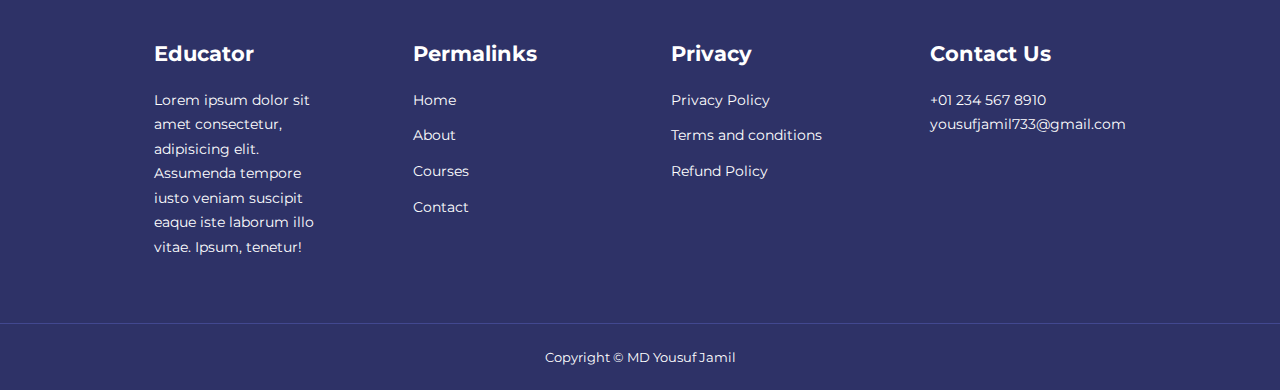
<file: courses.html>
<!DOCTYPE html>
<html lang="en">
<head>
    <meta charset="UTF-8">
    <meta http-equiv="X-UA-Compatible" content="IE=edge">


    <meta content="width=device-width, initial-scale=1" name="viewport" />

    <title>Responsive Multipage Education Website Using HTML,CSS & JavaScript</title>


        <!-- Font family Links-->
        <link rel="preconnect" href="https://fonts.googleapis.com"><link rel="preconnect" href="https://fonts.gstatic.com" crossorigin>

        <!-- Font weight  -->
        
        <link href="https://fonts.googleapis.com/css2?family=Montserrat:wght@300;400;700;900&display=swap" rel="stylesheet">

        <!-- icon scout cdn link  -->
        <link rel="stylesheet" href="https://unicons.iconscout.com/release/v4.0.0/css/line.css">

        <!-- swiper css  -->
        <link rel="stylesheet" href="https://cdn.jsdelivr.net/npm/swiper@8/swiper-bundle.min.css"/>

        <!-- Css links -->

  
        <link rel="stylesheet" href="./css/style.css">
        <link rel="stylesheet" href="./css/about.css">
        <link rel="stylesheet" href="./css/courses.css">
        <link rel="stylesheet" href="./css/responsive.css">
</head>
<body>
       <nav>
        <div class="container nav__container">
            <a href="index.html"><h4>Educator</h4></a>
            <ul class="nav__menu">
                <li><a href="index.html">Home</a></li>
                <li><a href="about.html">About</a></li>
                <li><a href="courses.html">Courses</a></li>
                <li><a href="contact.html">Contact</a></li>
            </ul>
            <button  id="open-menu-btn" title="open"><i class="uil uil-bars"></i></button>
            <button id="close-menu-btn"  title="close"><i class="uil uil-multiply"></i></button>
        </div>
       </nav>
 <!-- ==================== End OF Nav Bar  
======================================================-->

<section class="courses">
    <h2>Our Popular Courses</h2>
    <div class="container courses__container">
        <!-- 1 -->
        <article class="course">
                <div class="course__image">
                <img src="./images/course 1.png" alt="">
                </div>
                <div class="course__info">
                <h4>Rersponisve social media website UI design</h4>
                <p>Lorem ipsum dolor sit amet, consectetur adipisicing elit. Praesentium vel possimus incidunt officiis iure, accusantium nulla nobis labore eveniet minus modi at!</p>
                <a href="courses.html" class="btn btn-primary">Learn More</a>
                </div>
        </article>
        <!-- 2  -->
            <article class="course">
                    <div class="course__image">
                        <img src="./images/course2.png" alt="">
                    </div>

                    <div class="course__info">
                    <h4>Rersponisve Smart Home website UI design</h4>
                    <p>Lorem ipsum dolor sit amet, consectetur adipisicing elit. Praesentium vel possimus incidunt officiis iure, accusantium nulla nobis labore eveniet minus modi at!</p>
                    <a href="courses.html" class="btn btn-primary">Learn More</a>
                    </div>
            </article>
<!-- 3 -->
        <article class="course">
                <div class="course__image">
                    <img src="./images/course 3.png" alt="">
                </div>

                <div class="course__info">
                <h4>Rersponisve Admin Dashboard website UI design</h4>
                <p>Lorem ipsum dolor sit amet, consectetur adipisicing elit. Praesentium vel possimus incidunt officiis iure, accusantium nulla nobis labore eveniet minus modi at!</p>
                <a href="courses.html" class="btn btn-primary">Learn More</a>
                </div>
        </article>
        <!-- 4 -->
        <article class="course">
            <div class="course__image">
                <img src="./images/course 3.png" alt="">
            </div>

            <div class="course__info">
            <h4>Rersponisve Admin Dashboard website UI design</h4>
            <p>Lorem ipsum dolor sit amet, consectetur adipisicing elit. Praesentium vel possimus incidunt officiis iure, accusantium nulla nobis labore eveniet minus modi at!</p>
            <a href="courses.html" class="btn btn-primary">Learn More</a>
            </div>
    </article>
    <!-- 5 -->
    <article class="course">
        <div class="course__image">
            <img src="./images/course2.png" alt="">
        </div>

        <div class="course__info">
        <h4>Rersponisve Admin Dashboard website UI design</h4>
        <p>Lorem ipsum dolor sit amet, consectetur adipisicing elit. Praesentium vel possimus incidunt officiis iure, accusantium nulla nobis labore eveniet minus modi at!</p>
        <a href="courses.html" class="btn btn-primary">Learn More</a>
        </div>
</article>
<!-- 6 -->
<article class="course">
    <div class="course__image">
        <img src="./images/course 1.png" alt="">
    </div>

    <div class="course__info">
    <h4>Rersponisve Admin Dashboard website UI design</h4>
    <p>Lorem ipsum dolor sit amet, consectetur adipisicing elit. Praesentium vel possimus incidunt officiis iure, accusantium nulla nobis labore eveniet minus modi at!</p>
    <a href="courses.html" class="btn btn-primary">Learn More</a>
    </div>
</article>
    </div>

    
</section>



 <!-- ==================== End OF Courses
======================================================-->






<footer>
<div class="container footer__container">
     
    <div class="footer__1">
        <a href="index.html" class="footer__logo"><h4>Educator</h4></a>
        <p>Lorem ipsum dolor sit amet consectetur, adipisicing elit. Assumenda tempore iusto veniam suscipit eaque iste laborum illo vitae. Ipsum, tenetur!</p>
     </div>

     <div class="footer__2">
        <h4>Permalinks</h4>
        <ul class="permalinks">
            <li><a href="index.html">Home</a></li>
            <li><a href="about.html">About</a></li>
            <li><a href="courses.html">Courses</a></li>
            <li><a href="contact.html">Contact</a></li>
        </ul>
     </div>

     <div class="footer__3">
        <h4>Privacy</h4>
        <ul class="privacy">
         <li><a href="#">Privacy Policy</a></li>
         <li><a href="#">Terms and conditions</a></li>
         <li><a href="#">Refund Policy</a></li>
        </ul>
     </div>
     <div class="footer__4">
        <h4>Contact Us</h4>
      <div>
        <p>+01 234 567 8910</p>
        <p>yousufjamil733@gmail.com</p>
      </div>
  
      <ul class="footer__socials">
        <li><a title="facebook" href="#"><i class="uil uil-facebook-f"></i></a></li>
        <li><a title="Twitter" href="#"><i class="uil uil-twitter"></i></a></li>
        <li><a title="Instagram" href="#"><i class="uil uil-instagram"></i></a></li>
        <li><a title="Linkedin" href="#"><i class="uil uil-linkedin"></i></a></li>
      </ul>
    </div>
   
</div>
<div class="footer__copyright">
    <small>Copyright &copy; MD Yousuf Jamil</small>
 </div>
</footer>









<script src="./main.js"></script>

</body>
</html>
</file>
<file: css/style.css>
*
{
    margin:0;
    padding:0;
    border: 0;
    outline: 0;
    text-decoration: none;
    list-style: none;
    box-sizing: border-box;
   
}







:root {

            --color-primary:#6c63ff;
            --color-success:#00bf8e;
            --color-warning:#f7c94b;
            --color-danger:#f75842;
            --color-danger-variant:rgb(247, 88, 66, 0.4);
            --color-white:#fff;
            --color-light:rgb(255, 255, 255,0.7);
            --color-black: #000;
            --color-bg: #1f2641;
            --color-bg1: #2e3267;
            --color-bg2: #424890;

            --container-width-lg:76%;
            --container-width-md:90%;
            --container-width-sm:94%;

            --transition: all 400ms ease;

}


body
{
    font-family: 'Montserrat', sans-serif ;
    line-height: 1.7;
    color: var(--color-white);
    background-color:var(--color-bg);
   
}

.container
{
    width:var(--container-width-lg);
    margin: 0 auto;
}

section{
    padding:6rem 0;
}

section h2 {
    text-align: center;
    margin-bottom: 4rem;   /*64px*/
}

h1,h2,h3,h4,h5 {
    line-height: 1.4;
}

h1 {
    font-size: 2.4rem; /* 38.4px */
}

h2 {
    font-size: 2rem; /* 32px */
}

h3 {
    font-size: 1.6rem; /* 25.6px */
}

h4 {
    font-size: 1.3rem; /* 20.8px */
}

a
{
    color:var(--color-white);
}

img
{
    width:100%;
    display:block;
    object-fit: cover;
} 


.btn 
{
    display: inline-block;
    background-color: var(--color-white);
    color: var(--color-black);
    border: 1px solid transparent;
    font-weight: 500;
    transition: var(--transition);
    padding: 1rem 2.5rem;
}

.btn:hover
{
    background-color:transparent;
    color: var(--color-white);
    border-color: var(--color-white);
}
.btn-primary 
{
    background-color: var(--color-danger);
    color: var(--color-white);
}
.my-1 
{
    margin: 2.4rem 0;
}



/* ============= Nav BAR CSS ================ */
nav
{
    background-color:transparent;
    width: 100vw;
    height:5rem;
    position: fixed;
    top:0;
    z-index:11;
}
.window-scroll
{
    background: var(--color-primary);
    box-shadow: 0 1rem 2rem rgba(0,0,0,0.3);
}
.nav__container {
    height: 100%;
    display: flex;
    justify-content:space-between;
    align-items: center;
}

nav button
{
    display: none ;
}

.nav__menu 
{
    display:flex;
    align-items: center;
    gap:4rem;
}

.nav__menu a 
{
    font-size: 0.9rem;
    transition: var(--transition);
}

.nav__menu a:hover
{
    color: var(--color-bg2);
}


/* ============= Header  CSS ================ */

header 
{
    position: relative;
    top:5rem;
    overflow: hidden;
    height: 70vh;
    margin-bottom: 5rem;
}

.header__container
{
    display: grid;
    grid-template-columns: 1fr 1.5fr;
    align-items: center;
    gap: 5rem;
    height: 100%;
}


/* =============  Category Css================ */
.categories
{
    background: var(--color-bg1);
    height: 29rem;
}

.categories h1 
{
    line-height: 1;
    margin-bottom: 3rem;
}

.categories__container
{
    display:grid;
    grid-template-columns: 40% 60%;
  
}
.categories_left 
{
    margin-right:4rem ;
}
.categories_left p 
{
    margin: 1rem 0 3rem;
}

.categories_right 
{
    display:grid;
    grid-template-columns: repeat(3,1fr);
    gap: 1.2rem;
}

.category
{
    background: var(--color-bg2);
    padding:2rem;
    border-radius: 2rem;
    transition: var(--transition);
}
.category:hover
{
    box-shadow: 0 3rem 3rem rgba(0,0,0,0.3);
    z-index: 1;
}

.category__icon
{
    background: var(--color-primary);
    padding:0.7rem;
    border-radius: 0.9rem;
}

.category:nth-child(2) .category__icon
{
    background: var(--color-danger);
}
.category:nth-child(3) .category__icon
{
    background: var(--color-success);
}
.category:nth-child(4) .category__icon
{
    background: var(--color-warning);
}
.category:nth-child(5) .category__icon
{
    background: var(--color-success);
}
.category h5 
{
    margin: 2rem 0 1rem;
}

.category p 
{
    font-size: 0.85rem;
}


/* ============= Course  CSS ================ */

.courses
{
      margin-top: 10rem;
}

.courses__container{

    display:grid;
    grid-template-columns: repeat(3,1fr);
    gap: 2rem;
    
}

.course
{
    background: var(--color-bg1);
    text-align: center;
    border: 1px solid transparent;
    transition: var(--transition);
    
}
.course:hover
{
    background: transparent;
    border-color: var(--color-primary);
}
.course__info
{
    padding: 2rem;
}

.course__info p {
    margin: 3rem 0 2rem;
    font-size: 15px;
  }


/* ============= FAQ CSS ================ */

.faqs
{
    background: var(--color-bg1);
    box-shadow: inset 0 0 3rem rgba(0,0,0,0.5);
}
.faqs__container
{
    display:grid;
    grid-template-columns: 1fr 1fr;
    gap: 1rem;
}

.faq
{
    padding:3rem;
    display:flex;
    align-items: center;
    gap: 1.4rem;
    height: fit-content;
    background: var(--color-primary);
    cursor:pointer;
}

.faq h4 
{
    font-size: 1rem;
    line-height: 2.2;
}
.faq p 
{
    margin-top:0.8rem;
    display:none;
}
.faq__icon
{
    align-self: flex-start;
    font-size: 1.2rem;
}

.faq.open p 
{
    display: block;
}

/* ============= Testimonial CSS ================ */

.testimonials__container
{
    /* display: grid;
    grid-template-columns: repeat(3,1fr);
    gap: 2rem; */
    overflow-x: hidden;
    position: relative;
    margin-bottom: 5rem;
} 

.testimonial
{
    padding-top:2rem
}

.avatar
{
    width: 6rem;
    height: 6rem;
    border-radius: 50%;
    overflow: hidden;
    margin: 0 auto 1rem;
    border: 0.6rem solid var(--color-bg1);
    
}
.avatar img 
{
    width: 6rem;
    height: 6rem;
   
}
.testimonial__info
{
    text-align: center;
}
.testimonial__body
{
    padding:3rem;
    margin-top: 3rem;
    background: var(--color-primary);
    position: relative;
    text-align: center;
}

.testimonial__body::before
{
    content: '';
    display: block;
    background: linear-gradient(135deg,transparent,var(--color-primary),var(--color-primary),var(--color-primary));
    width: 3rem;
    height: 3rem;
    position: absolute;
    left: 48%;
    top: -1.5rem;
    transform: rotate(45deg);

}

/* ============= Footer CSS ================ */

footer
{
    background: var(--color-bg1);
    padding-top: 5rem;
    font-size:0.9rem
}

.footer__container
{
    display: grid;
    grid-template-columns: repeat(4,1fr);
    gap: 5rem;
}

.footer__container >div h4
{
    margin-bottom: 1.2rem;
}

.footer__1
{
    margin: 0 0 2rem;
}

footer ul li 
{
    margin-bottom: 0.7rem;
}
footer ul li a:hover
{
    text-decoration: underline;
}
.footer__socials
{
    display: flex;
    gap: 1rem;
    font-size: 1.2rem;
    margin-top: 1.2rem;
}

.footer__copyright 
{
    text-align: center;
    margin-top: 2rem ;
    padding:1.2rem 0;
    font-size:1rem;
    border-top: 1px solid var(--color-bg2);
}
</file>
<file: css/responsive.css>
/* ##########################   Media Queries  (Ipad and Tablets)
############################*/


@media  screen and (max-width:1024px){

    .container
    {
       width: var(--container-width-md);
    }
   h1 
   {
       font-size: 2rem;
   }
   h2 
   {
       font-size: 1.7rem;
   }
   h3 
   {
       font-size: 1.5rem;
   }
   h4
   {
       font-size: 1.2rem;
   }
   
   
   /*########### Nav Bar  ################*/
   nav button 
   {
       display: inline-block;
       background: transparent;
       color: var(--color-white);
       font-size:1.8rem;
       cursor: pointer;
   }
   nav button#close-menu-btn
   {
       display: none;
   }
   
   .nav__menu
   {
       position: fixed;
       top: 5.1rem;
       right: 5%;
       /* height: fit-content; */
       width: 15rem;
       flex-direction: column;
       gap: 0;
       display: none;
   }
   
   .nav__menu li 
   {
       width: 100%;
       height: 5.8rem;
       animation: animateNavItems 400ms linear forwards;
       transform-origin: top right;
       /* opacity: 0; */
       border-top: .10px solid #1b4f68;
   }

   .nav__menu li:nth-child(1) {
  
    border-top: none;
  }
   .nav__menu li:nth-child(2)
   {
       animation-delay: 200ms;
   }
   
   .nav__menu li:nth-child(3)
   {
       animation-delay: 400ms;
   }
   .nav__menu li:nth-child(4)
   {
       animation-delay: 600ms;
   }
   /* Mobile btn menu animation */
   @keyframes animateNavItems {
       0%{
              transform: rotateZ(-90deg) rotateX(90deg) scale(0.1);
       }
       100%{
           transform: rotateZ(0)rotateX(0) scale(1);
       }
   }
   .nav__menu li a
   {
      background: var(--color-primary);
      width: 100%;
      height: 100%;
      display: grid;
      place-items: center;
   }
   .nav__menu li a:hover 
   {
       background: var(--color-bg2);
       color:var(--color-white);
   }
 

 /* #############################  Header CSS
    ###################################  */

   header
   {
    height: 53vh;
    margin-bottom: 4rem;
   }

   .header__container
   {
    gap:0;
    padding-bottom: 3rem;
   }

    /* #############################  Category CSS
    ###################################  */
    .categories
    {
     height: auto;
    }
    .categories__container
    {
        grid-template-columns: 1fr;
        gap: 3rem;
    }
    .categories_left
    {
        text-align: center;
    } 
       /* #############################
    ###################################  courses css  */

    .courses 
    {
        margin-top: 0;
    }
    .courses__container
    {
        grid-template-columns: 1fr 1fr;
    }

         /* #############################
    ###################################  FAQ css  */

    .faqs__container
    {
        grid-template-columns: 1fr;
    }
    .faq
    {
        padding: 1.5rem;
    }
         /* #############################
    ###################################   achievement CSS */
    .achievement__container
{
  
    grid-template-columns: 1fr;
    gap: 2rem;
    
}
         /* #############################
    ###################################   Team CSS */
.team__container
{

    grid-template-columns: repeat(2,1fr);
    
}

   /* #############################
    ###################################  Footer css  */

    .footer__container
    {
        grid-template-columns: 1fr 1fr;
    }
 }


 /* 
 --------------------------------------------------------------------------------------------------------
 ======================================================================================================== */
 
/* ##########################   Media Queries  (Phone)
############################*/

@media  screen and (max-width:600px){


.container
{
    width: var(--container-width-sm);
}

.nav__menu 
{
    right:3%;
}


 /* #############################  Header CSS
    ###################################  */

    header
    {
     height: 100vh;

    }
 
    .header__container
    {
       grid-template-columns: 1fr;
       text-align: center;
       margin-top: 0;
    }
    
        .header__left p
        {
       margin-bottom: 1.3rem;

        }


     /* #############################  Category CSS
     ###################################  */
   
     .categories_right
     {
         grid-template-columns: 1fr 1fr;
         gap: 0.73rem;
     }
     .categories__container
     {
         grid-template-columns: 1fr;
        
     }
     .categories_left
     {
         text-align: center;
         width: 100%;
     } 

     .category
     {
        padding: 1rem;
        border-radius: 1rem;
     }

     .category__icon
     {
        margin-top: 4px;
        display: inline-block;
    }
    .category p {
        font-size: 11px;
      }

/* #############################  Coourses CSS
     ###################################  */

.courses__container
{
    grid-template-columns: 1fr;
    padding: 2rem;
}

.course__info p {
    margin: 1.2rem 0 2rem;
    font-size: 14px;
  }
/* #############################  Testimonial CSS
     ###################################  */

.testimonial__body
{
    padding: 1.2rem;
}
.team__social  a 
{
    padding: 0.7rem;
}
.achievement__right p 
{
    font-size: 14px;
}
/* #############################  Achievement CSS
     ###################################  */
.achievement__cards {
    display: grid;
    grid-template-columns: repeat(2,1fr);
    gap: 2rem;
  
  }
.achievement__icon {
   
    padding: 0.6rem 1rem;
    border-radius: 0.7rem;
    margin-bottom: 1.6rem;
    font-size: 1.2rem;
   
  }

  .team__info h4 
  {
    font-size: 14px;
  }
  .team__info p 
  {
    font-size: 12px;
  }
  .team__social {
 
    border-radius: .7rem 0 0 0.7rem;
  }
  .team__social a {
    padding: 5px;
  }
/* #############################  Footer CSS
     ###################################  */

.footer__container
{
    grid-template-columns: 1fr;
    text-align: center;
    gap: 2rem;
}

.footer__1 p {
    margin: 1rem auto;
}
.footer__socials
{
    justify-content: center;
}
}

 /* 
 --------------------------------------------------------------------------------------------------------
 ======================================================================================================== */
 
/* ##########################   Media Queries  (Phone)
############################*/

@media  screen and (max-width:330px)

{
    h2 {
        font-size: 1.5rem;
      }
    p {
        font-size:12px!important;
    }
.team__container
{
    grid-template-columns: 1fr;
}
.achievement__cards {
    display: grid;
    grid-template-columns: 1fr;
    gap: 4rem;
  }

}
</file>
<file: css/about.css>
body
{
     background-image:url(../images/stipe\ png.png) ;
}
.about__achievements
{
    margin-top: 3rem;
}

.achievement__container
{
    display: grid;
    grid-template-columns: 40% 60%;
    gap: 5rem;
    align-items: center;
}
.achievement__cards
{
    display: grid;
    grid-template-columns: repeat(3,1fr);
    gap: 1.5rem;
    /* align-items: center;
    text-align: center; */
}

.achievements__card
{
    background: var(--color-bg1);
    padding: 1.6rem;
    border-radius: 1rem;
    text-align: center;
    transition: var(--transition);
}

.achievements__card:hover
{
    background: var(--color-bg2);
    box-shadow: 0 3rem 3rem rgba(0, 0, 0, 0.3);
}

.achievement__icon
{
    background: var(--color-danger);
    padding:0.6rem 1.6rem;
    border-radius: 1rem;
    margin-bottom: 2rem;
    font-size: 2rem;
    display: inline-block;
}

.achievements__card:nth-child(2) .achievement__icon
{
    background: var(--color-success);
}
.achievements__card:nth-child(3) .achievement__icon
{
    background: var(--color-primary);
}

.achievements__card p
{
    margin-top: 1rem;
}


/* ############################ Team CSS 
############################# */

.team
{
    background: var(--color-bg2);
    box-shadow: inset 0 0 3rem rgba(0, 0, 0,0.5);
}

.team__container
{
    display: grid;
    grid-template-columns: repeat(4,1fr);
    gap: 2rem;
}

.team__member
{
    background: var(--color-bg1);
    padding: 2rem;
    border: 1px solid transparent;
    border-radius: 1rem;
    transition: var(--transition);
    position: relative;
    overflow: hidden;
 
}
.team__member:hover
{
 background: transparent;  
 border: 1px solid var(--color-primary);
 

}


.team__img img 
{
    filter:saturate(0);
}
.team__img img:hover 
{
    filter:saturate(1);
}

.team__info *
{
      text-align: center;
      margin-top: 1.4rem;
}
.team__info p 
{
    opacity: 0.6;
}

.team__social
{
    position: absolute;
    top: 50%;
    right:-580%;
    transform: translateY(-50%);
    border-radius: 1rem 0 0 1rem;
    box-shadow: -2rem 0 2rem rgba(0, 0, 0, 0.3);
    background: var(--color-primary);
    display: flex;
    flex-direction: column;
    transition: var(--transition);
    
}
.team__social  a 
{
    padding: 1rem;
}

.team__member:hover .team__social 
{
 right: 0;


}
</file>
<file: css/contact.css>
body
{
     background-image:url(../images/stipe\ png.png) ;
}
.contact__container 
{
    background: var(--color-bg1);
    padding: 4rem;
    display: grid;
    grid-template-columns: 40% 60%;
    gap: 4rem;
    height: 32rem;
    margin: 7rem auto;
    border-radius: 1rem;
}


/* ##################################### Aside
#################################  */

.contact__aside
{
    background: var(--color-primary);
    padding: 2rem;
    border-radius: 1rem;
    position: relative;
    bottom: 10rem;
}

.aside__image 
{
    width: 12rem;
    margin-bottom: 2rem;
}

.contact__aside h2 
{
    text-align: left;
    margin-bottom: 1rem;
}
.contact__aside p
{
   font-size: 0.9rem;
   margin-bottom: 2rem;
}

.contact__details li 
{ 
    display: flex;
    gap: 1rem;
    align-items: center;
    margin-bottom: 1rem;
}

.contact__socials
{
    display: flex;
    gap: 1rem;
    margin-top: 3rem;
}

.contact__socials a 
{
    background: var(--color-bg2);
    font-size: 0.9rem;
    border-radius: 50%;
    padding: 0.5rem;
    transition: var(--transition);
}
.contact__socials a:hover
{
    background: transparent;
    border: 1px solid rgba(255, 255, 255,0.3);
}
/* Form css  */
.contact__form 
{
    display: flex;
    flex-direction: column;
    gap: 0.9rem;
    margin-right: 4rem;
    outline: none;
}
.form__name
{
    display: flex;
    gap:1rem;
}
.form__name input[type="text"]
{
    width:50%;
}

input,textarea
{
   padding: 1rem;
   background: transparent;
   border: 1px solid var(--color-bg2); 
   color:var(--white)
}

.contact__form button {
    width: 43%;
}
::placeholder
{
    color:white
}



/* ##########################   Media Queries  (Ipad and Tablets)
############################*/


@media  screen and (max-width:1024px){

   .contact__container
   {
    gap: 1.5rem;
    margin-top: 3rem;
    height: auto;
    padding: 1.5rem;
    grid-template-columns: 50% 50%;
    
   }


   .contact__form button {
    width: 68%;
  }
.contact__aside
{
    width:auto;
    padding: 1.5rem;
    bottom: 4rem;
}
.contact__form
{
    align-self: center;
    margin-right: 1.5rem;
}
 }



 
/* ##########################   Media Queries  (Phone)
############################*/

@media  screen and (max-width:600px){

.contact__container
{
    grid-template-columns: 1fr;
    gap: 3rem;
    margin-top: 2rem;
  
}
.contact__form
{
    margin:0 1.5rem 3rem;
}
.form__name
{
    flex-direction: column;
}
.form__name input[type="text"]

{
    width:100%;
}


}

 /* 
 --------------------------------------------------------------------------------------------------------
 ======================================================================================================== */
 
/* ##########################   Media Queries  (Phone)
############################*/

@media  screen and (max-width:330px)

{
   
    .contact__form button {
        width: 98%;
      }
}
</file>
<file: css/courses.css>
.courses
{
      margin-top: 0rem!important;
}
</file>
